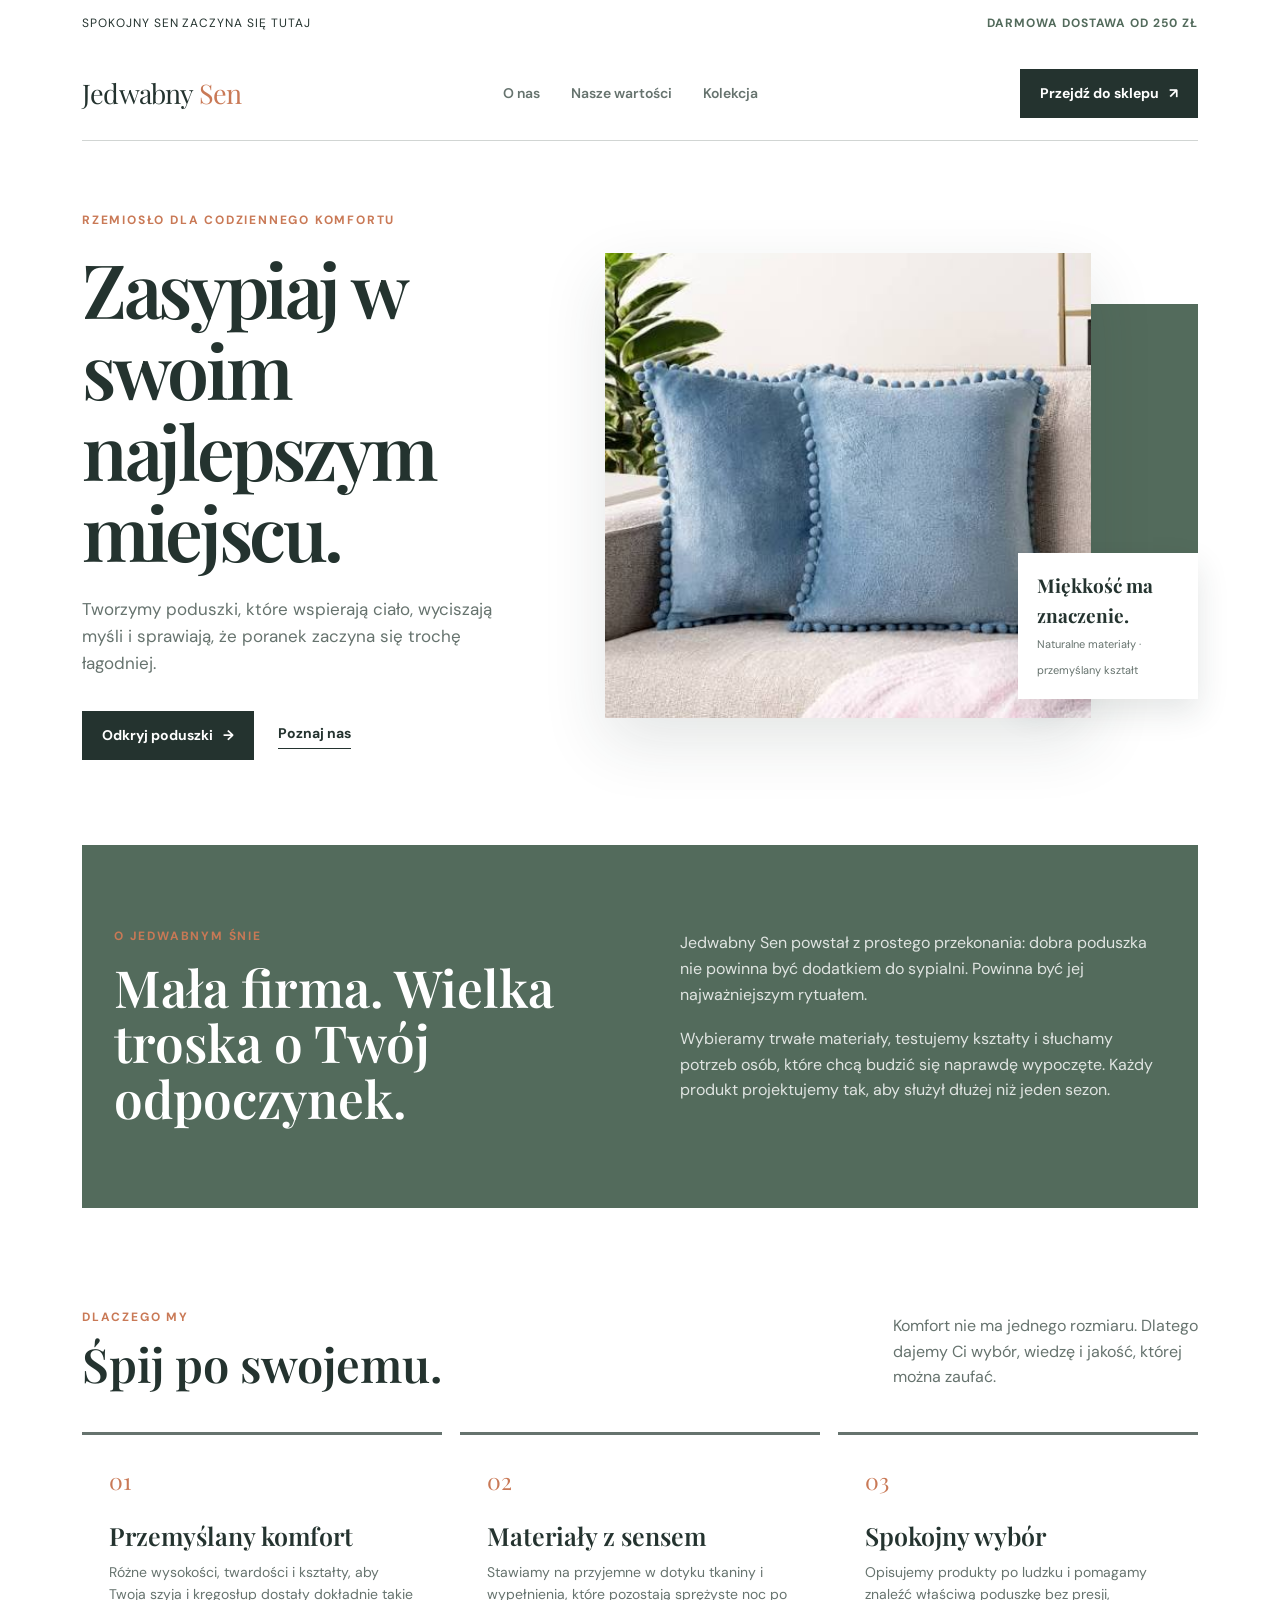
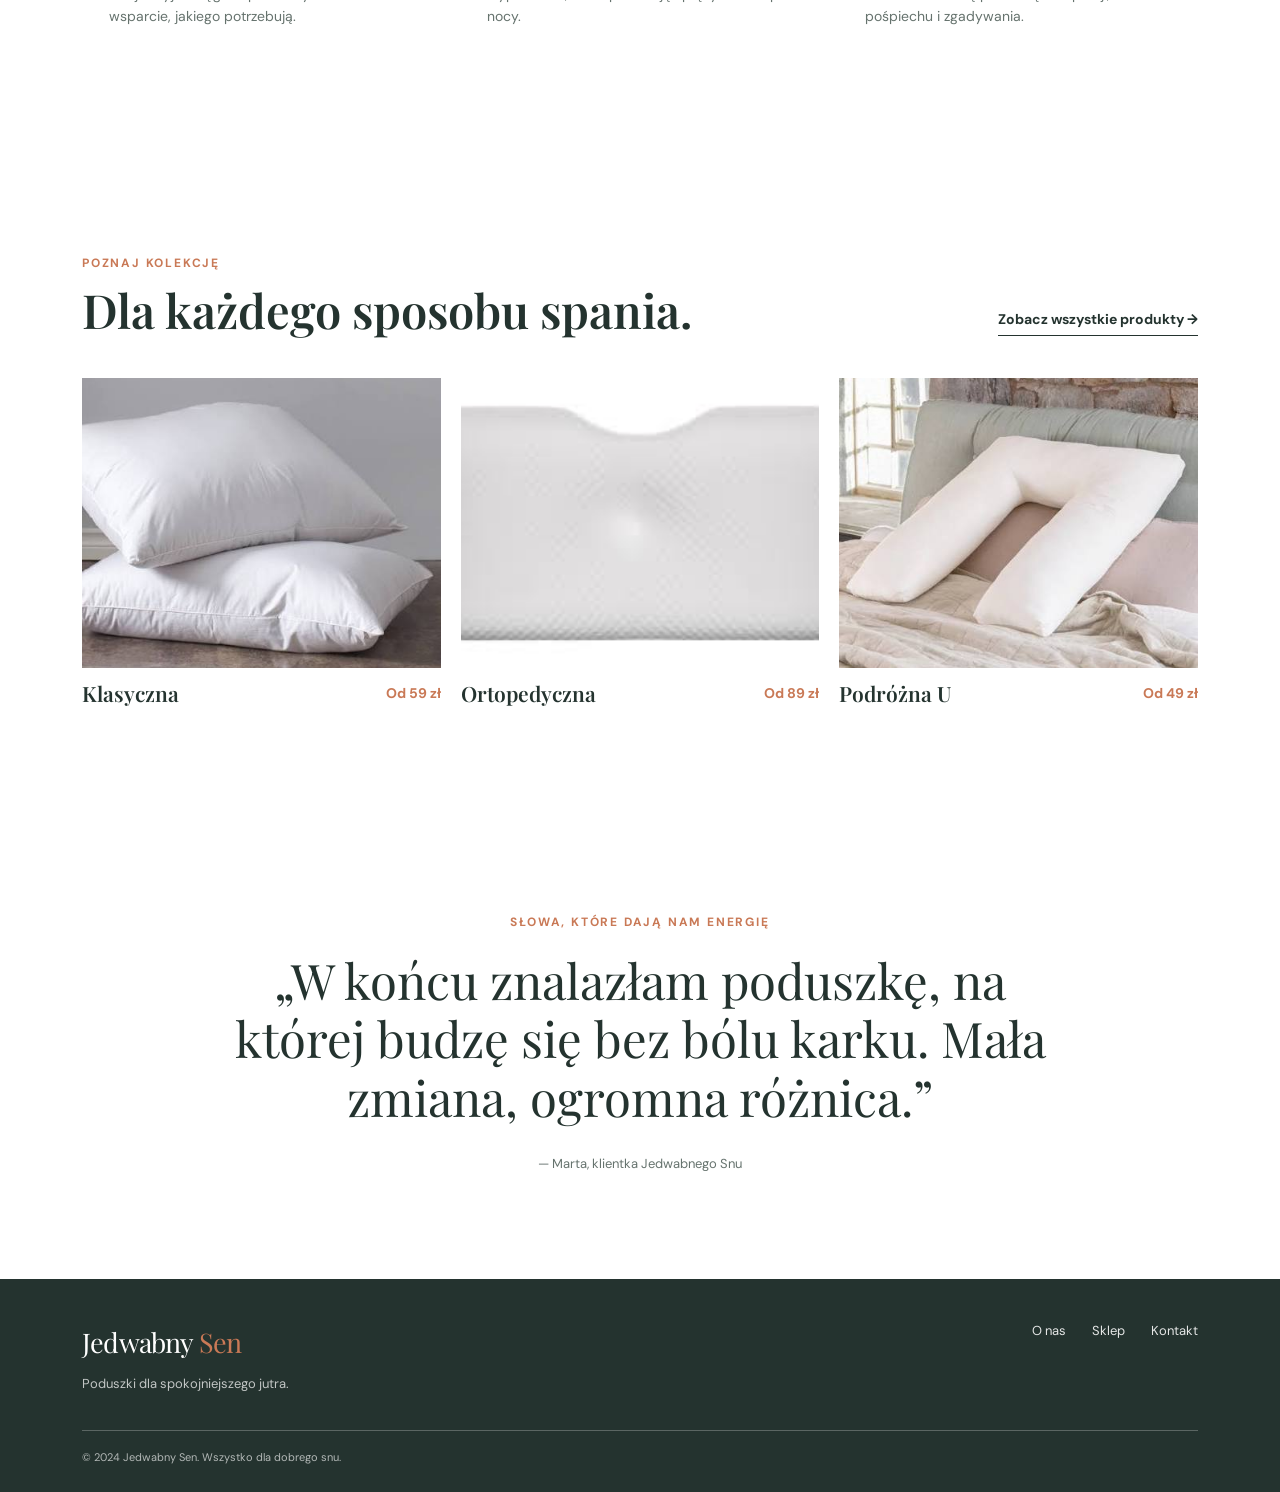
<file: index.html>
<!DOCTYPE html>
<html lang="pl">
<head>
	<meta charset="UTF-8">
	<meta name="viewport" content="width=device-width, initial-scale=1.0">
	<meta name="description" content="Jedwabny Sen - naturalne poduszki stworzone dla spokojnego snu i codziennego komfortu.">
	<title>Jedwabny Sen | Komfort, który zostaje na dłużej</title>
	<link rel="stylesheet" type="text/css" href="styl_strona.css">
</head>
<body>
	<div class="shell">
		<div class="topbar">
			<p>Spokojny sen zaczyna się tutaj</p>
			<p>Darmowa dostawa od 250 zł</p>
		</div>
		<header>
			<a class="logo" href="index.html">Jedwabny <span>Sen</span></a>
			<button class="menu-toggle" aria-label="Otwórz menu" aria-expanded="false">☰</button>
			<nav id="main-nav">
				<a href="#o-nas">O nas</a>
				<a href="#wartosci">Nasze wartości</a>
				<a href="#kolekcja">Kolekcja</a>
			</nav>
			<a class="nav-cta" href="sklep.html">Przejdź do sklepu <span aria-hidden="true">↗</span></a>
		</header>

		<main>
			<section class="hero" aria-labelledby="hero-title">
				<div>
					<div class="eyebrow">Rzemiosło dla codziennego komfortu</div>
					<h1 id="hero-title">Zasypiaj w swoim najlepszym miejscu.</h1>
					<p class="hero-copy">Tworzymy poduszki, które wspierają ciało, wyciszają myśli i sprawiają, że poranek zaczyna się trochę łagodniej.</p>
					<div class="hero-actions">
						<a class="button" href="sklep.html">Odkryj poduszki <span aria-hidden="true">→</span></a>
						<a class="text-link" href="#o-nas">Poznaj nas</a>
					</div>
				</div>
				<div class="hero-visual">
					<div class="hero-visual-backdrop" aria-hidden="true"></div>
					<img src="zdjęcia/BlueWithThisThings.jpg" alt="Miękka poduszka w spokojnej, niebieskiej aranżacji sypialni">
					<div class="hero-note"><strong>Miękkość ma znaczenie.</strong><small>Naturalne materiały · przemyślany kształt</small></div>
				</div>
			</section>

			<section class="intro" id="o-nas" aria-labelledby="about-title">
				<div class="shell intro-grid">
					<div>
						<div class="eyebrow">O Jedwabnym Śnie</div>
						<h2>Mała firma. Wielka troska o Twój odpoczynek.</h2>
					</div>
					<div>
						<p>Jedwabny Sen powstał z prostego przekonania: dobra poduszka nie powinna być dodatkiem do sypialni. Powinna być jej najważniejszym rytuałem.</p>
						<p>Wybieramy trwałe materiały, testujemy kształty i słuchamy potrzeb osób, które chcą budzić się naprawdę wypoczęte. Każdy produkt projektujemy tak, aby służył dłużej niż jeden sezon.</p>
					</div>
				</div>
			</section>

			<section class="values" id="wartosci" aria-labelledby="values-title">
				<div class="section-heading">
					<div><div class="eyebrow">Dlaczego my</div><h2 id="values-title">Śpij po swojemu.</h2></div>
					<p>Komfort nie ma jednego rozmiaru. Dlatego dajemy Ci wybór, wiedzę i jakość, której można zaufać.</p>
				</div>
				<div class="value-grid">
					<article class="value-card"><div class="value-number">01</div><h3>Przemyślany komfort</h3><p>Różne wysokości, twardości i kształty, aby Twoja szyja i kręgosłup dostały dokładnie takie wsparcie, jakiego potrzebują.</p></article>
					<article class="value-card"><div class="value-number">02</div><h3>Materiały z sensem</h3><p>Stawiamy na przyjemne w dotyku tkaniny i wypełnienia, które pozostają sprężyste noc po nocy.</p></article>
					<article class="value-card"><div class="value-number">03</div><h3>Spokojny wybór</h3><p>Opisujemy produkty po ludzku i pomagamy znaleźć właściwą poduszkę bez presji, pośpiechu i zgadywania.</p></article>
				</div>
			</section>

			<section class="collection" id="kolekcja" aria-labelledby="collection-title">
				<div class="section-heading">
					<div><div class="eyebrow">Poznaj kolekcję</div><h2 id="collection-title">Dla każdego sposobu spania.</h2></div>
					<a class="text-link" href="sklep.html">Zobacz wszystkie produkty →</a>
				</div>
				<div class="collection-grid">
					<a class="product" href="sklep.html"><img src="zdjęcia/NormalPillow.jpg" alt="Klasyczna poduszka Jedwabny Sen"><div class="product-info"><h3>Klasyczna</h3><span>Od 59 zł</span></div></a>
					<a class="product" href="sklep.html"><img src="zdjęcia/OrtopedicPillow.jpg" alt="Poduszka ortopedyczna Jedwabny Sen"><div class="product-info"><h3>Ortopedyczna</h3><span>Od 89 zł</span></div></a>
					<a class="product" href="sklep.html"><img src="zdjęcia/U-shape.jpg" alt="Poduszka podróżna w kształcie litery U"><div class="product-info"><h3>Podróżna U</h3><span>Od 49 zł</span></div></a>
				</div>
			</section>

			<section class="quote" aria-label="Opinia klienta">
				<div class="eyebrow">Słowa, które dają nam energię</div>
				<blockquote>„W końcu znalazłam poduszkę, na której budzę się bez bólu karku. Mała zmiana, ogromna różnica.”</blockquote>
				<cite>— Marta, klientka Jedwabnego Snu</cite>
			</section>
		</main>
	</div>

	<footer>
		<div class="shell">
			<div class="footer-row">
				<div><a class="logo" href="index.html">Jedwabny <span>Sen</span></a><p>Poduszki dla spokojniejszego jutra.</p></div>
				<div class="footer-links"><a href="#o-nas">O nas</a><a href="sklep.html">Sklep</a><a href="mailto:oliwier.podkanowicz@klucznet.zslt.pl">Kontakt</a></div>
			</div>
			<div class="copyright">© 2024 Jedwabny Sen. Wszystko dla dobrego snu.</div>
		</div>
	</footer>

	<script>
		const menuButton = document.querySelector('.menu-toggle');
		const navigation = document.querySelector('#main-nav');

		menuButton.addEventListener('click', () => {
			const isOpen = navigation.classList.toggle('is-open');
			menuButton.setAttribute('aria-expanded', isOpen);
		});

		navigation.querySelectorAll('a').forEach((link) => {
			link.addEventListener('click', () => {
				navigation.classList.remove('is-open');
				menuButton.setAttribute('aria-expanded', 'false');
			});
		});
	</script>
</body>
</html>
</file>
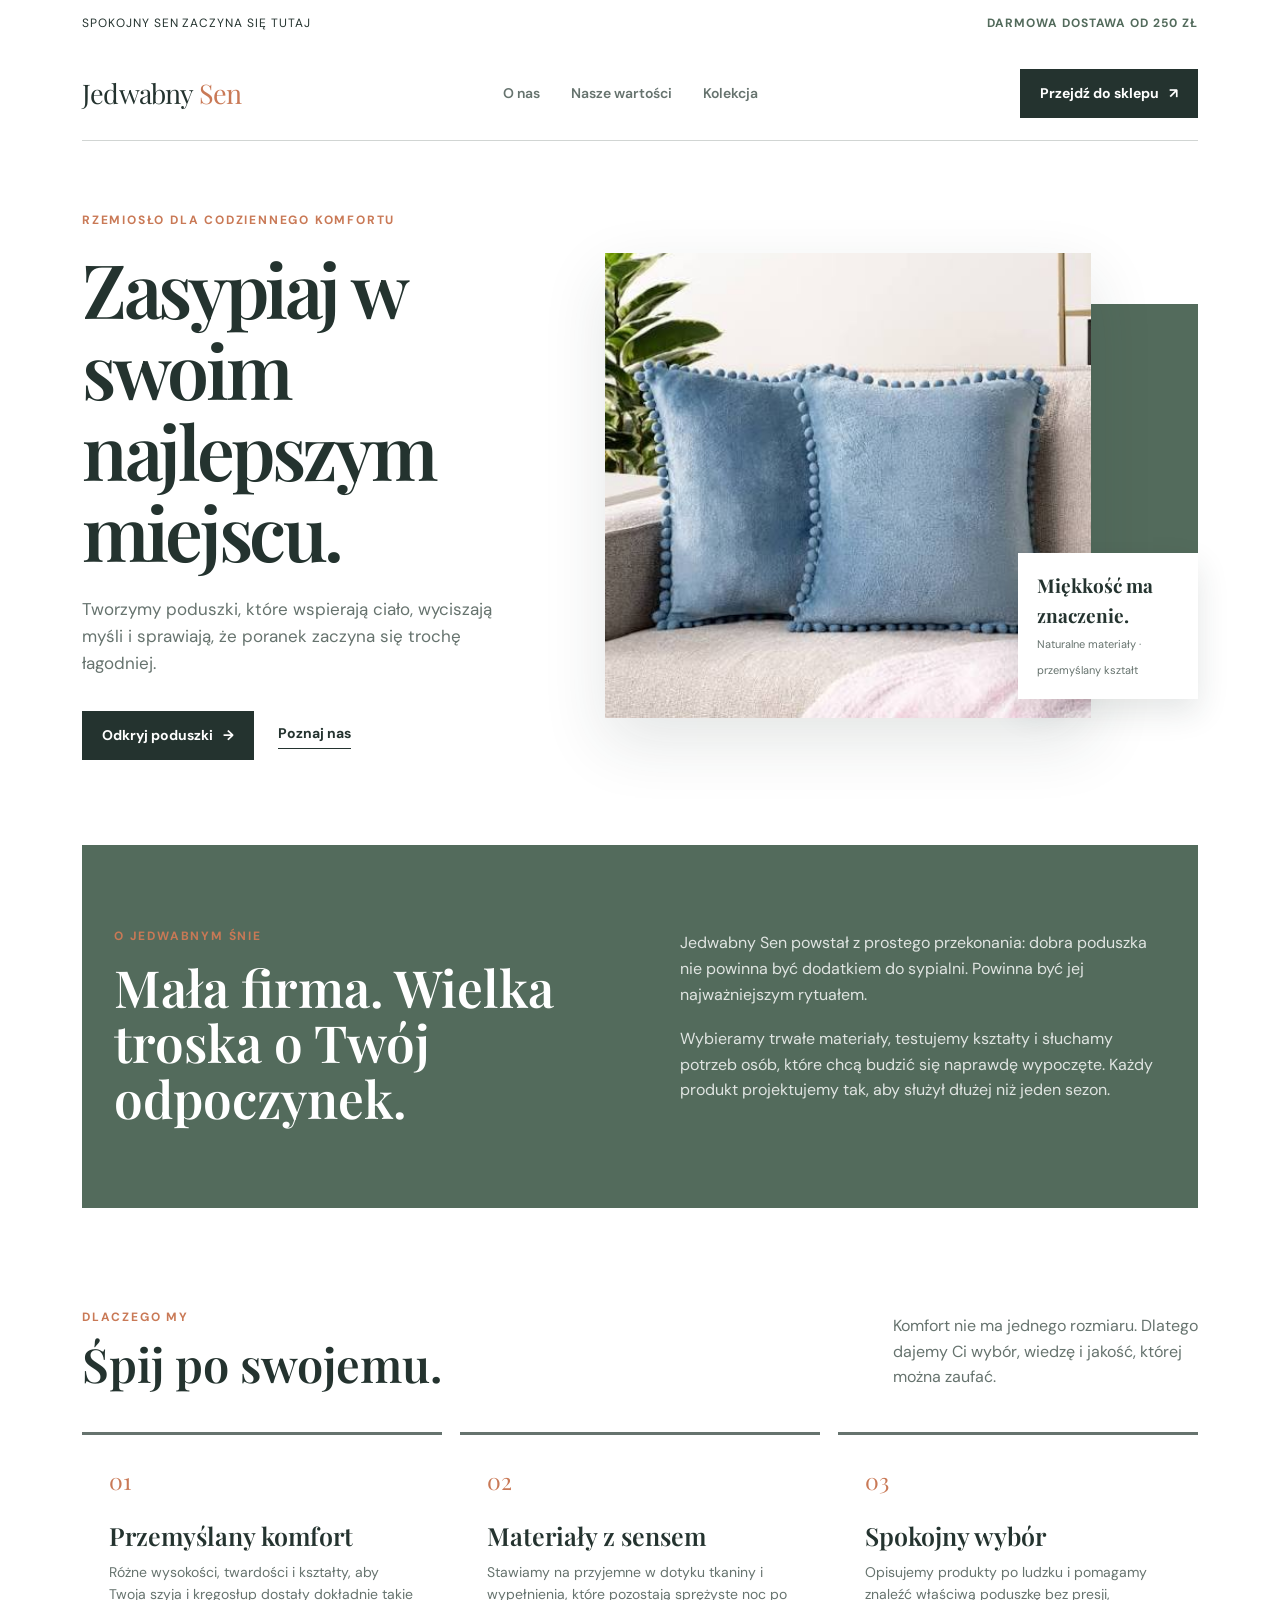
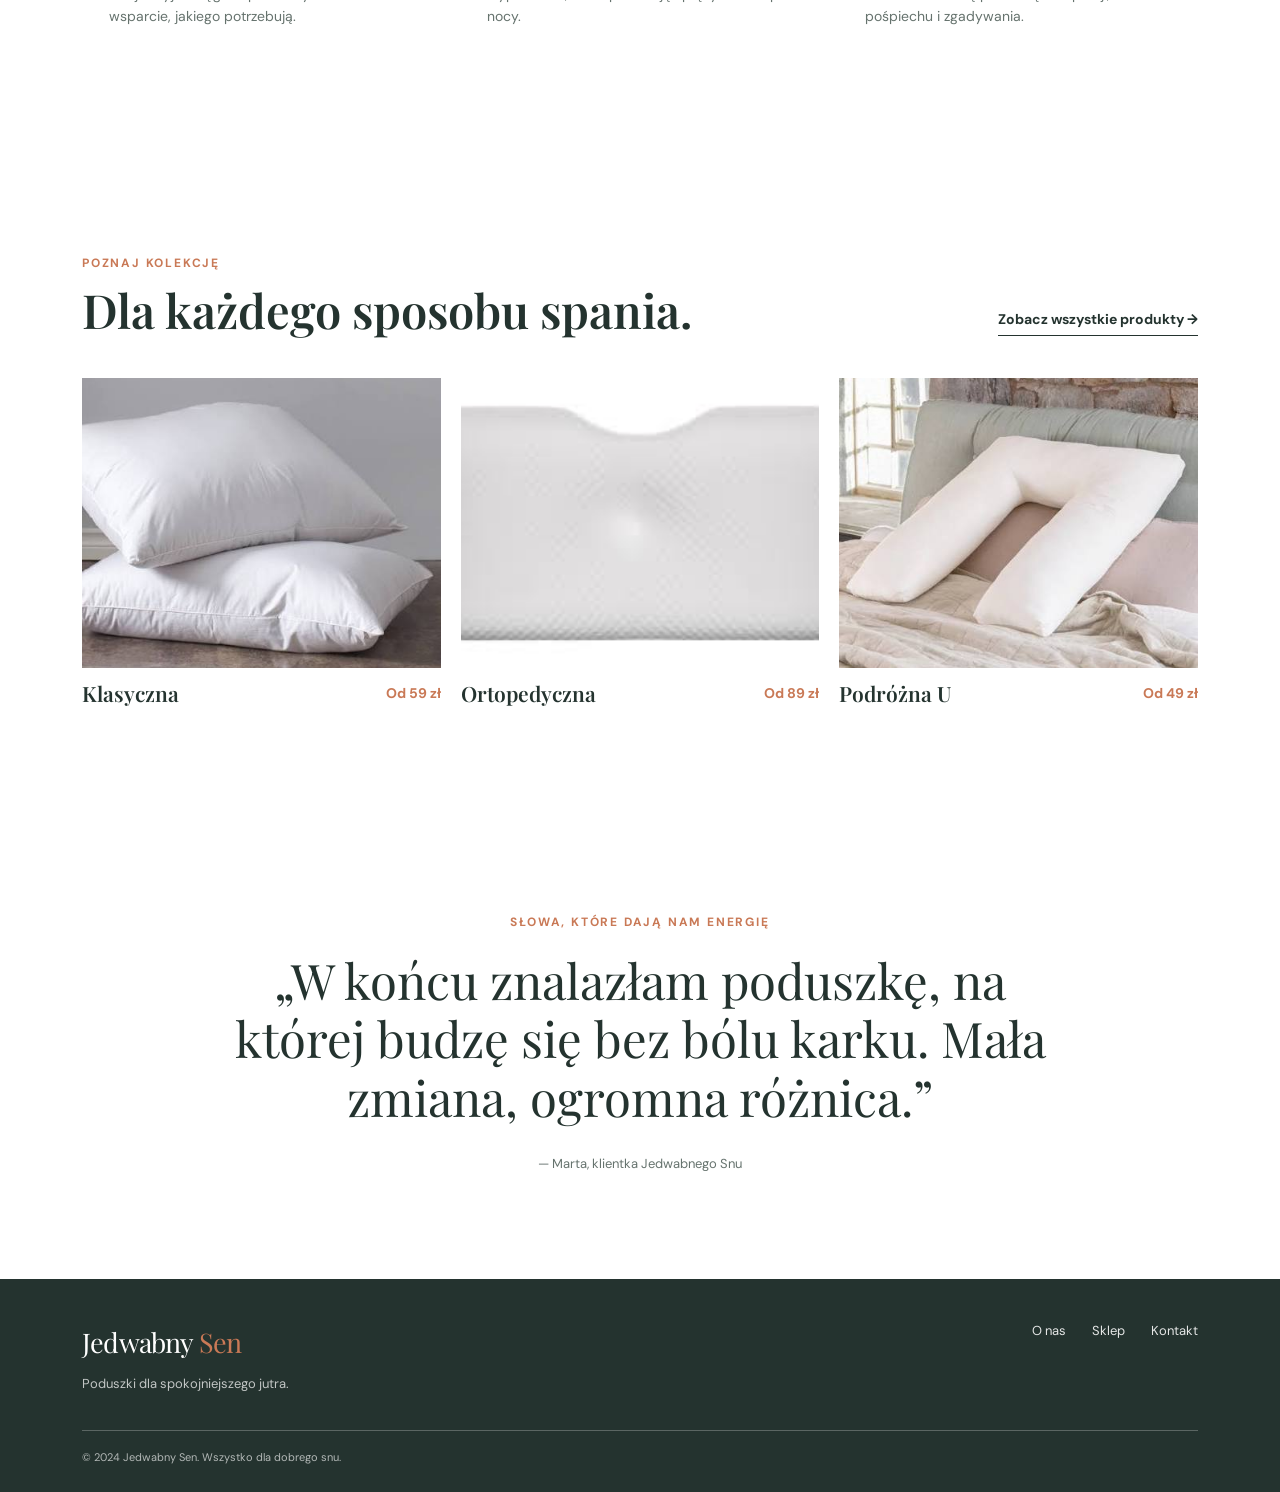
<file: jedwabny-sen.html>
<!DOCTYPE html>
<html lang="pl">
<head>
	<meta charset="UTF-8">
	<meta name="viewport" content="width=device-width, initial-scale=1.0">
	<meta name="description" content="Jedwabny Sen - naturalne poduszki stworzone dla spokojnego snu i codziennego komfortu.">
	<title>Jedwabny Sen | Komfort, który zostaje na dłużej</title>
	<link rel="stylesheet" type="text/css" href="styl_strona.css">
</head>
<body>
	<div class="shell">
		<div class="topbar">
			<p>Spokojny sen zaczyna się tutaj</p>
			<p>Darmowa dostawa od 250 zł</p>
		</div>
		<header>
			<a class="logo" href="strona_glowna.html">Jedwabny <span>Sen</span></a>
			<button class="menu-toggle" aria-label="Otwórz menu" aria-expanded="false">☰</button>
			<nav id="main-nav">
				<a href="#o-nas">O nas</a>
				<a href="#wartosci">Nasze wartości</a>
				<a href="#kolekcja">Kolekcja</a>
			</nav>
			<a class="nav-cta" href="sklep.html">Przejdź do sklepu <span aria-hidden="true">↗</span></a>
		</header>

		<main>
			<section class="hero" aria-labelledby="hero-title">
				<div>
					<div class="eyebrow">Rzemiosło dla codziennego komfortu</div>
					<h1 id="hero-title">Zasypiaj w swoim najlepszym miejscu.</h1>
					<p class="hero-copy">Tworzymy poduszki, które wspierają ciało, wyciszają myśli i sprawiają, że poranek zaczyna się trochę łagodniej.</p>
					<div class="hero-actions">
						<a class="button" href="sklep.html">Odkryj poduszki <span aria-hidden="true">→</span></a>
						<a class="text-link" href="#o-nas">Poznaj nas</a>
					</div>
				</div>
				<div class="hero-visual">
					<div class="hero-visual-backdrop" aria-hidden="true"></div>
					<img src="zdjęcia/BlueWithThisThings.jpg" alt="Miękka poduszka w spokojnej, niebieskiej aranżacji sypialni">
					<div class="hero-note"><strong>Miękkość ma znaczenie.</strong><small>Naturalne materiały · przemyślany kształt</small></div>
				</div>
			</section>

			<section class="intro" id="o-nas" aria-labelledby="about-title">
				<div class="shell intro-grid">
					<div>
						<div class="eyebrow">O Jedwabnym Śnie</div>
						<h2>Mała firma. Wielka troska o Twój odpoczynek.</h2>
					</div>
					<div>
						<p>Jedwabny Sen powstał z prostego przekonania: dobra poduszka nie powinna być dodatkiem do sypialni. Powinna być jej najważniejszym rytuałem.</p>
						<p>Wybieramy trwałe materiały, testujemy kształty i słuchamy potrzeb osób, które chcą budzić się naprawdę wypoczęte. Każdy produkt projektujemy tak, aby służył dłużej niż jeden sezon.</p>
					</div>
				</div>
			</section>

			<section class="values" id="wartosci" aria-labelledby="values-title">
				<div class="section-heading">
					<div><div class="eyebrow">Dlaczego my</div><h2 id="values-title">Śpij po swojemu.</h2></div>
					<p>Komfort nie ma jednego rozmiaru. Dlatego dajemy Ci wybór, wiedzę i jakość, której można zaufać.</p>
				</div>
				<div class="value-grid">
					<article class="value-card"><div class="value-number">01</div><h3>Przemyślany komfort</h3><p>Różne wysokości, twardości i kształty, aby Twoja szyja i kręgosłup dostały dokładnie takie wsparcie, jakiego potrzebują.</p></article>
					<article class="value-card"><div class="value-number">02</div><h3>Materiały z sensem</h3><p>Stawiamy na przyjemne w dotyku tkaniny i wypełnienia, które pozostają sprężyste noc po nocy.</p></article>
					<article class="value-card"><div class="value-number">03</div><h3>Spokojny wybór</h3><p>Opisujemy produkty po ludzku i pomagamy znaleźć właściwą poduszkę bez presji, pośpiechu i zgadywania.</p></article>
				</div>
			</section>

			<section class="collection" id="kolekcja" aria-labelledby="collection-title">
				<div class="section-heading">
					<div><div class="eyebrow">Poznaj kolekcję</div><h2 id="collection-title">Dla każdego sposobu spania.</h2></div>
					<a class="text-link" href="sklep.html">Zobacz wszystkie produkty →</a>
				</div>
				<div class="collection-grid">
					<a class="product" href="sklep.html"><img src="zdjęcia/NormalPillow.jpg" alt="Klasyczna poduszka Jedwabny Sen"><div class="product-info"><h3>Klasyczna</h3><span>Od 59 zł</span></div></a>
					<a class="product" href="sklep.html"><img src="zdjęcia/OrtopedicPillow.jpg" alt="Poduszka ortopedyczna Jedwabny Sen"><div class="product-info"><h3>Ortopedyczna</h3><span>Od 89 zł</span></div></a>
					<a class="product" href="sklep.html"><img src="zdjęcia/U-shape.jpg" alt="Poduszka podróżna w kształcie litery U"><div class="product-info"><h3>Podróżna U</h3><span>Od 49 zł</span></div></a>
				</div>
			</section>

			<section class="quote" aria-label="Opinia klienta">
				<div class="eyebrow">Słowa, które dają nam energię</div>
				<blockquote>„W końcu znalazłam poduszkę, na której budzę się bez bólu karku. Mała zmiana, ogromna różnica.”</blockquote>
				<cite>— Marta, klientka Jedwabnego Snu</cite>
			</section>
		</main>
	</div>

	<footer>
		<div class="shell">
			<div class="footer-row">
				<div><a class="logo" href="strona_glowna.html">Jedwabny <span>Sen</span></a><p>Poduszki dla spokojniejszego jutra.</p></div>
				<div class="footer-links"><a href="#o-nas">O nas</a><a href="sklep.html">Sklep</a><a href="mailto:oliwier.podkanowicz@klucznet.zslt.pl">Kontakt</a></div>
			</div>
			<div class="copyright">© 2024 Jedwabny Sen. Wszystko dla dobrego snu.</div>
		</div>
	</footer>

	<script>
		const menuButton = document.querySelector('.menu-toggle');
		const navigation = document.querySelector('#main-nav');

		menuButton.addEventListener('click', () => {
			const isOpen = navigation.classList.toggle('is-open');
			menuButton.setAttribute('aria-expanded', isOpen);
		});

		navigation.querySelectorAll('a').forEach((link) => {
			link.addEventListener('click', () => {
				navigation.classList.remove('is-open');
				menuButton.setAttribute('aria-expanded', 'false');
			});
		});
	</script>
</body>
</html>
</file>
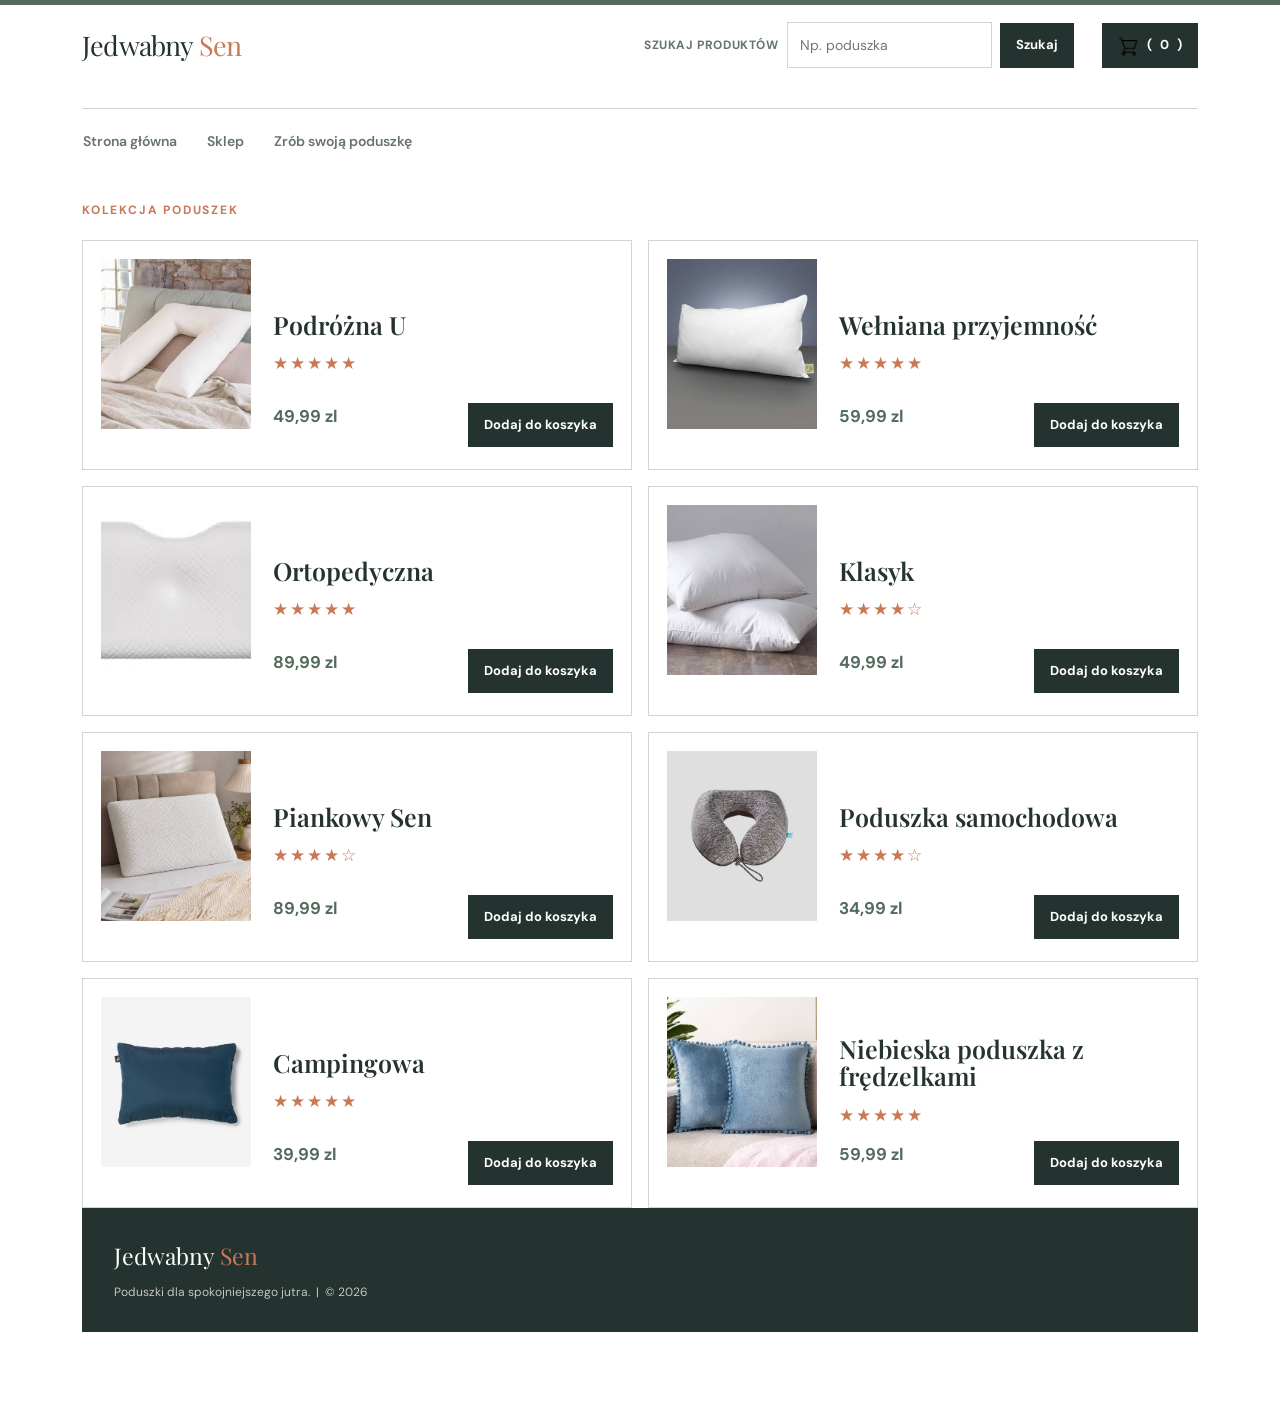
<file: sklep.html>
﻿<!DOCTYPE html>
<html lang="PL-pl">
<head>
    <meta charset="UTF-8">
    <meta name="viewport" content="width=device-width, initial-scale=1.0">
	<title>Jedwabny Sen | Sklep z poduszkami</title>
	<link rel="stylesheet" type="text/css" href="styl_sklep.css">
</head>
<body>
    <main>
        <header>
			<div class="header-content">
				<a class="brand-mark" href="index.html">Jedwabny <span>Sen</span></a>
				<form class="product-search" id="product-search" role="search">
					<label for="product-query">Szukaj produktów</label>
					<input id="product-query" name="query" type="search" placeholder="Np. poduszka" autocomplete="off">
					<button type="submit">Szukaj</button>
				</form>
				<div class="cart-wrapper">
					<button class="cart-button" id="cart-button" type="button" aria-expanded="false"><img class="cart-image" src="zdjęcia/koszyk1.png" alt="Koszyk">(<span id="cart-count">0</span>)</button>
					<div class="cart-panel" id="cart-panel">
						<h2>Twój koszyk</h2>
						<ul class="cart-list" id="cart-list"><li>Koszyk jest pusty.</li></ul>
						<strong class="cart-total" id="cart-total">Razem: 0,00 zl</strong>
						<div class="cart-actions">
							<button class="clear-cart" id="clear-cart" type="button">Wyczyść koszyk</button>
						</div>
						<button class="pay-button" id="pay-button" type="button">Zapłać</button>
						<div class="payment-options" id="payment-options">
							<strong>Wybierz sposób płatności:</strong>
							<label><input type="radio" name="payment" value="card"> Karta płatnicza</label>
							<label><input type="radio" name="payment" value="transfer"> Blik</label>
							<label><input type="radio" name="payment" value="cash"> Płatność przy odbiorze</label>
						</div>
					</div>
				</div>
			</div>
			<p id="search-result" aria-live="polite"></p>
		</header>
    	<nav>
			<table class="tabela">
				<tr>
					<td><a href="index.html">Strona główna</a></td>
					<td><a href="sklep.html">Sklep</a></td>
					<td><a href="kreator.html">Zrób swoją poduszkę</a></td>
				</tr>
			</table>
		</nav>
	    <div class="content">
			<div class="collection-label">KOLEKCJA PODUSZEK</div>
			<section data-product="Podróżna U">
				<img class="product-image" src="zdjęcia/U-shape.jpg" alt="Poduszka w kształcie U">
				<div class="product-info"><h2>Podróżna U</h2><div class="product-rating" aria-label="5 na 5 gwiazdek">★★★★★</div></div>
				<div class="product-purchase"><span class="product-price">49,99 zl</span><button class="add-to-cart" type="button">Dodaj do koszyka</button></div>
			</section>
			<section data-product="Wełniana przyjemność">
				<img class="product-image" src="zdjęcia/PureWPillow.jpg" alt="Poduszka na łóżko sama wełna">
				<div class="product-info"><h2>Wełniana przyjemność</h2><div class="product-rating" aria-label="4 na 5 gwiazdek">★★★★★</div></div>
				<div class="product-purchase"><span class="product-price">59,99 zl</span><button class="add-to-cart" type="button">Dodaj do koszyka</button></div>
			</section>
			<section data-product="Ortopedyczna">
				<img class="product-image" src="zdjęcia/OrtopedicPillow.jpg" alt="Poduszka ortopedyczna">
				<div class="product-info"><h2>Ortopedyczna</h2><div class="product-rating" aria-label="5 na 5 gwiazdek">★★★★★</div></div>
				<div class="product-purchase"><span class="product-price">89,99 zl</span><button class="add-to-cart" type="button">Dodaj do koszyka</button></div>
			</section>
			<section data-product="Klasyk">
				<img class="product-image" src="zdjęcia/NormalPillow.jpg" alt="Biała poduszka kanapowa">
				<div class="product-info"><h2>Klasyk</h2><div class="product-rating" aria-label="3 na 5 gwiazdek">★★★★☆</div></div>
				<div class="product-purchase"><span class="product-price">49,99 zl</span><button class="add-to-cart" type="button">Dodaj do koszyka</button></div>
			</section>
			<section data-product="Piankowy Sen">
				<img class="product-image" src="zdjęcia/FoamPillow.jpg" alt="Poduszka piankowa">
				<div class="product-info"><h2>Piankowy Sen</h2><div class="product-rating" aria-label="4 na 5 gwiazdek">★★★★☆</div></div>
				<div class="product-purchase"><span class="product-price">89,99 zl</span><button class="add-to-cart" type="button">Dodaj do koszyka</button></div>
			</section>
			<section data-product="Poduszka samochodowa">
				<img class="product-image" src="zdjęcia/CarPillow.jpg" alt="Poduszka samochodowa">
				<div class="product-info"><h2>Poduszka samochodowa</h2><div class="product-rating" aria-label="4 na 5 gwiazdek">★★★★☆</div></div>
				<div class="product-purchase"><span class="product-price">34,99 zl</span><button class="add-to-cart" type="button">Dodaj do koszyka</button></div>
			</section>
			<section data-product="Campingowa">
				<img class="product-image" src="zdjęcia/CampPillow.jpg" alt="Campingowa poduszka">
				<div class="product-info"><h2>Campingowa</h2><div class="product-rating" aria-label="5 na 5 gwiazdek">★★★★★</div></div>
				<div class="product-purchase"><span class="product-price">39,99 zl</span><button class="add-to-cart" type="button">Dodaj do koszyka</button></div>
			</section>
			<section data-product="Niebieska poduszka z frędzelkami">
				<img class="product-image" src="zdjęcia/BlueWithThisThings.jpg" alt="Niebieska poduszka z frędzelkami">
				<div class="product-info"><h2>Niebieska poduszka z frędzelkami</h2><div class="product-rating" aria-label="5 na 5 gwiazdek">★★★★★</div></div>
				<div class="product-purchase"><span class="product-price">59,99 zl</span><button class="add-to-cart" type="button">Dodaj do koszyka</button></div>
			</section>
		</div>
		<footer aria-label="Stopka strony"><a class="footer-brand" href="index.html">Jedwabny <span>Sen</span></a><p class="footer-tagline">Poduszki dla spokojniejszego jutra. &nbsp;|&nbsp; © 2026</p></footer>
    </main>
	<script>
		const searchForm = document.querySelector('#product-search');
		const searchInput = document.querySelector('#product-query');
		const searchResult = document.querySelector('#search-result');
		const products = document.querySelectorAll('[data-product]');
		const cartButton = document.querySelector('#cart-button');
		const cartPanel = document.querySelector('#cart-panel');
		const cartList = document.querySelector('#cart-list');
		const cartCount = document.querySelector('#cart-count');
		const cartTotal = document.querySelector('#cart-total');
		const clearCartButton = document.querySelector('#clear-cart');
		const payButton = document.querySelector('#pay-button');
		const paymentOptions = document.querySelector('#payment-options');
		const cart = [];

		const updateCart = () => {
			cartList.innerHTML = '';
			let total = 0;

			if (!cart.length) {
				cartList.innerHTML = '<li>Koszyk jest pusty.</li>';
			} else {
				cart.forEach((item, itemIndex) => {
					const listItem = document.createElement('li');
					listItem.className = 'cart-item';
					listItem.innerHTML = `<span>${item.name} x ${item.quantity}</span><strong>${(item.price * item.quantity).toFixed(2).replace('.', ',')} zl</strong><button class="remove-item" type="button" data-index="${itemIndex}">Usuń</button>`;
					cartList.appendChild(listItem);
					total += item.price * item.quantity;
				});
			}

			cartCount.textContent = cart.reduce((sum, item) => sum + item.quantity, 0);
			cartTotal.textContent = `Razem: ${total.toFixed(2).replace('.', ',')} zl`;
		};

		cartList.addEventListener('click', (event) => {
			const removeButton = event.target.closest('.remove-item');
			if (!removeButton) return;

			cart.splice(Number(removeButton.dataset.index), 1);
			updateCart();
		});

		clearCartButton.addEventListener('click', () => {
			cart.length = 0;
			paymentOptions.classList.remove('is-open');
			updateCart();
		});

		products.forEach((product) => {
			product.querySelector('.add-to-cart').addEventListener('click', () => {
				const name = product.querySelector('h2').textContent;
				const price = Number(product.querySelector('.product-price').textContent.replace(',', '.').replace(' zl', ''));
				const existingItem = cart.find((item) => item.name === name);

				if (existingItem) {
					existingItem.quantity += 1;
				} else {
					cart.push({ name, price, quantity: 1 });
				}
				updateCart();
				cartPanel.classList.add('is-open');
				cartButton.setAttribute('aria-expanded', 'true');
			});
		});

		cartButton.addEventListener('click', () => {
			const isOpen = cartPanel.classList.toggle('is-open');
			cartButton.setAttribute('aria-expanded', String(isOpen));
		});

		payButton.addEventListener('click', () => {
			paymentOptions.classList.toggle('is-open');
		});

		const searchProducts = () => {
			const query = searchInput.value.trim().toLowerCase();

			if (!query) {
				searchResult.textContent = 'Wpisz nazwę produktu, aby rozpocząć wyszukiwanie.';
				products.forEach((product) => product.classList.remove('product-match'));
				return;
			}

			let matches = 0;
			let firstMatch;
			products.forEach((product) => {
				const isMatch = product.textContent.toLowerCase().includes(query);
				product.classList.toggle('product-match', isMatch);
				if (isMatch && !firstMatch) firstMatch = product;
				if (isMatch) matches += 1;
			});

			if (firstMatch) {
				firstMatch.scrollIntoView({ behavior: 'smooth', block: 'center' });
			}

			searchResult.textContent = products.length
				? `Znaleziono produktów: ${matches}.`
				: `Wyszukiwanie dla „${searchInput.value}” jest gotowe.`;
		};

		searchForm.addEventListener('submit', (event) => {
			event.preventDefault();
			searchProducts();
		});
	</script>
</body>
</html>
</file>
<file: styl_strona.css>
@import url('https://fonts.googleapis.com/css2?family=DM+Sans:wght@400;500;600;700&family=Playfair+Display:wght@500;600;700&display=swap');

		:root {
			--ink: #24332f;
			--muted: #66736e;
			--paper: #fff;
			--deep-sage: #536b5c;
			--clay: #c97956;
			--line: rgba(102, 115, 110, .3);
			--shadow: 0 24px 60px rgba(36, 51, 47, .12);
		}

		* { box-sizing: border-box; }
		html { scroll-behavior: smooth; }
		body {
			background: var(--paper);
			color: var(--ink);
			font-family: 'DM Sans', sans-serif;
			line-height: 1.6;
			margin: 0;
		}

		a { color: inherit; text-decoration: none; }
		.shell { margin: 0 auto; max-width: 1180px; padding: 0 32px; }

		.topbar {
			align-items: center;
			display: flex;
			font-size: 12px;
			justify-content: space-between;
			letter-spacing: .08em;
			padding: 14px 0;
			text-transform: uppercase;
		}
		.topbar p { margin: 0; }
		.topbar p:last-child { color: var(--deep-sage); font-weight: 700; }

		header {
			align-items: center;
			border-bottom: 1px solid var(--line);
			display: flex;
			justify-content: space-between;
			padding: 22px 0;
		}
		.logo { font-family: 'Playfair Display', serif; font-size: 27px; letter-spacing: -.03em; }
		.logo span { color: var(--clay); }
		nav { display: flex; gap: 31px; }
		nav a { color: var(--muted); font-size: 14px; font-weight: 600; }
		nav a:hover { color: var(--clay); }
		.nav-cta, .button {
			align-items: center;
			background: var(--ink);
			border: 0;
			color: white;
			display: inline-flex;
			font: inherit;
			font-size: 14px;
			font-weight: 700;
			gap: 10px;
			justify-content: center;
			padding: 13px 20px;
			transition: background .2s ease, transform .2s ease;
		}
		.nav-cta:hover, .button:hover { background: var(--clay); transform: translateY(-2px); }
		.menu-toggle { background: none; border: 0; display: none; font-size: 25px; }

		.hero {
			align-items: center;
			display: grid;
			gap: 75px;
			grid-template-columns: .86fr 1.14fr;
			min-height: 580px;
			padding: 70px 0 85px;
		}
		.eyebrow { color: var(--clay); font-size: 12px; font-weight: 700; letter-spacing: .15em; text-transform: uppercase; }
		h1, h2, h3 { font-family: 'Playfair Display', serif; font-weight: 600; line-height: 1.08; }
		h1 { font-size: clamp(46px, 6vw, 75px); letter-spacing: -.045em; margin: 18px 0 24px; max-width: 520px; }
		.hero-copy { color: var(--muted); font-size: 17px; max-width: 455px; }
		.hero-actions { align-items: center; display: flex; gap: 24px; margin-top: 34px; }
		.text-link { border-bottom: 1px solid var(--ink); font-size: 14px; font-weight: 700; padding-bottom: 4px; }
		.hero-visual { height: 465px; position: relative; }
		.hero-visual-backdrop { background: var(--deep-sage); height: 78%; position: absolute; right: 0; top: 11%; width: 83%; }
		.hero-visual img { box-shadow: var(--shadow); height: 100%; object-fit: cover; position: relative; width: 82%; z-index: 1; }
		.hero-note { background: var(--paper); bottom: 19px; box-shadow: 0 13px 30px rgba(36, 51, 47, .12); padding: 17px 19px; position: absolute; right: 0; width: 180px; z-index: 2; }
		.hero-note strong { display: block; font-family: 'Playfair Display', serif; font-size: 19px; }
		.hero-note small { color: var(--muted); font-size: 11px; }

		.intro { background: var(--deep-sage); color: white; padding: 82px 0; }
		.intro-grid { align-items: center; display: grid; gap: 80px; grid-template-columns: 1fr 1fr; }
		.intro h2 { font-size: clamp(35px, 4vw, 54px); margin: 14px 0 0; max-width: 480px; }
		.intro p { color: rgba(255, 255, 255, .82); font-size: 16px; margin: 0 0 19px; }
		.intro .eyebrow { color: var(--clay); }

		.values { padding: 100px 0; }
		.section-heading { align-items: end; display: flex; justify-content: space-between; margin-bottom: 42px; }
		.section-heading h2 { font-size: 47px; margin: 12px 0 0; }
		.section-heading p { color: var(--muted); margin: 0; max-width: 305px; }
		.value-grid { display: grid; gap: 18px; grid-template-columns: repeat(3, 1fr); }
		.value-card { background: var(--paper); border-top: 3px solid var(--muted); padding: 28px 27px 31px; }
		.value-number { color: var(--clay); font-family: 'Playfair Display', serif; font-size: 23px; }
		.value-card h3 { font-size: 25px; margin: 22px 0 12px; }
		.value-card p { color: var(--muted); font-size: 14px; margin: 0; }

		.collection { background: var(--paper); padding: 95px 0 105px; }
		.collection-grid { display: grid; gap: 20px; grid-template-columns: repeat(3, 1fr); }
		.product { position: relative; }
		.product img { display: block; height: 290px; object-fit: cover; width: 100%; }
		.product-info { align-items: center; display: flex; justify-content: space-between; padding-top: 14px; }
		.product-info h3 { font-size: 21px; margin: 0; }
		.product-info span { color: var(--clay); font-size: 14px; font-weight: 700; }

		.quote { padding: 104px 0; text-align: center; }
		blockquote { font-family: 'Playfair Display', serif; font-size: clamp(29px, 4vw, 49px); line-height: 1.2; margin: 18px auto 23px; max-width: 820px; }
		.quote cite { color: var(--muted); font-size: 13px; font-style: normal; }

		footer { background: var(--ink); color: white; padding: 42px 0 25px; }
		.footer-row { align-items: start; display: flex; justify-content: space-between; }
		footer .logo { color: white; }
		footer p { color: rgba(255, 255, 255, .72); font-size: 13px; margin: 9px 0 0; }
		.footer-links { display: flex; gap: 26px; }
		.footer-links a { color: rgba(255, 255, 255, .88); font-size: 13px; }
		.copyright { border-top: 1px solid rgba(255, 255, 255, .25); color: rgba(255, 255, 255, .65); font-size: 11px; margin-top: 36px; padding-top: 18px; }

		@media (max-width: 720px) {
			.shell { padding: 0 20px; }
			.topbar { font-size: 10px; }
			header { position: relative; }
			nav, .nav-cta { display: none; }
			.menu-toggle { display: block; }
			nav.is-open { background: var(--paper); display: flex; flex-direction: column; gap: 18px; left: 0; padding: 22px; position: absolute; right: 0; top: 79px; z-index: 5; }
			.hero { gap: 48px; grid-template-columns: 1fr; padding: 55px 0 70px; }
			h1 { font-size: 52px; }
			.hero-visual { height: 380px; }
			.intro-grid, .value-grid, .collection-grid { grid-template-columns: 1fr; }
			.intro-grid { gap: 35px; }
			.values, .collection { padding: 70px 0; }
			.section-heading { align-items: start; flex-direction: column; gap: 18px; }
			.section-heading h2 { font-size: 40px; }
			.product img { height: 245px; }
			.footer-row { flex-direction: column; gap: 25px; }
		}
</file>
<file: styl_sklep.css>
@import url('https://fonts.googleapis.com/css2?family=DM+Sans:wght@400;500;600;700&family=Playfair+Display:wght@500;600;700&display=swap');

		body{
			background-color: #fff;
		}
        main{
			width: 80%;
			margin: 0 auto;
			align-items: center;
			padding-bottom: 50px;
			position: relative;
		}
		header{
			align-items: center;
			background-color: #536b5c;
			display: flex;
			height: 150px;
			justify-content: center;
			padding: 30px;
			box-sizing: border-box;
			position: relative;
		}
		.header-content{
			align-items: center;
			display: flex;
			gap: 24px;
			justify-content: space-between;
			width: 100%;
		}
		.product-search{
			align-items: center;
			display: flex;
			gap: 8px;
			max-width: 520px;
			width: 100%;
		}
		.product-search label{
			font-weight: bold;
		}
		.product-search input{
			border: 1px solid #66736e;
			border-radius: 4px;
			flex: 1;
			font-size: 16px;
			padding: 10px;
		}
		.product-search button{
			background-color: #24332f;
			border: 0;
			border-radius: 4px;
			color: white;
			cursor: pointer;
			font-size: 16px;
			padding: 10px 16px;
			transition: background-color 1s ease;
		}
		.product-search button:hover{
			background-color: #c97956;
		}
		#search-result{
			margin: 8px 0 0;
			text-align: center;
		}
		.cart-wrapper{
			position: relative;
		}
		.cart-button{
			background-color: #24332f;
			border: 0;
			border-radius: 8px;
			color: white;
			cursor: pointer;
			font-size: 16px;
			padding: 12px 18px;
			white-space: nowrap;
			transition: background-color 1s ease;
		}
		.cart-button:hover{
			background-color: #c97956;
		}
		.cart-panel{
			background-color: white;
			border: 1px solid #66736e;
			border-radius: 8px;
			display: none;
			min-width: 280px;
			padding: 16px;
			position: absolute;
			right: 0;
			top: calc(100% + 8px);
			z-index: 10;
		}
		.cart-panel.is-open{
			display: block;
		}
		.cart-panel h2{
			font-size: 20px;
			margin: 0 0 12px;
		}
		.cart-list{
			list-style: none;
			margin: 0;
			padding: 0;
		}
		.cart-item{
			border-bottom: 1px solid rgba(102, 115, 110, .3);
			display: flex;
			gap: 8px;
			justify-content: space-between;
			padding: 8px 0;
		}
		.remove-item,.clear-cart{
			background-color: #c97956;
			border: 0;
			border-radius: 4px;
			color: white;
			cursor: pointer;
			padding: 6px 10px;
		}
		.remove-item:hover,.clear-cart:hover{
			background-color: #24332f;
		}
		.cart-actions{
			display: flex;
			gap: 8px;
			justify-content: flex-end;
			margin-top: 12px;
		}
		.cart-total{
			display: block;
			font-weight: bold;
			margin-top: 12px;
			text-align: right;
		}
		.pay-button{
			background-color: #c97956;
			border: 0;
			border-radius: 8px;
			color: white;
			cursor: pointer;
			font-size: 16px;
			margin-top: 14px;
			padding: 12px 18px;
			width: 100%;
		}
		.pay-button:hover{
			background-color: #24332f;
		}
		.payment-options{
			border-top: 1px solid rgba(102, 115, 110, .3);
			display: none;
			margin-top: 14px;
			padding-top: 12px;
		}
		.payment-options.is-open{
			display: block;
		}
		.payment-options label{
			display: block;
			padding: 6px 0;
		}
		nav{
			background-color: #536b5c;
			height: 75px;
			margin-bottom: 30px;
			text-align: center;
		}
		.tabela{
			width: 100%;
			display: flex;
			justify-content: center;
			align-items: center;
		}
		td{
			width: 30%;
		}
		nav a{
			background-color: #536b5c;
			border-radius: 6px;
			color: white;
			display: inline-block;
			padding: 10px 18px;
			text-decoration: none;
			transition: background-color 1s ease;
		}
		nav a:hover{
			background-color: #c97956;
			color: white;
		}
		.content{
			display: flex;
			flex-direction: column;
			gap: 15px;
		}
		section{
			background-color: #fff;
			box-sizing: border-box;
			display: grid;
			grid-template-columns: 180px 1fr auto;
			align-items: center;
			gap: 48px;
			min-height: 200px;
			padding: 16px 24px 16px 24px;
			width: 100%;
			border-radius: 30px;
		}
		section.product-match{
			transform: scale(1.02);
			transition: transform 0.2s ease;
		}
		.product-image{
			width: 160px;
			height: 160px;
			border-radius: 18px;
			object-fit: cover;
		}
		.product-info h2{
			margin: 0 0 12px;
		}
		.product-rating{
			color: #c97956;
			font-size: 24px;
			letter-spacing: 2px;
		}
		.product-purchase{
			align-items: flex-end;
			display: flex;
			flex-direction: column;
			gap: 14px;
		}
		.product-price{
			font-size: 22px;
			font-weight: bold;
		}
		.add-to-cart{
			background-color: #24332f;
			border: 0;
			border-radius: 8px;
			color: white;	
			font-size: 16px;
			padding: 12px 18px;
		}
		.add-to-cart:hover{
			background-color: #c97956;
		}
		@media (max-width: 700px){
			main{
				width: 95%;
			}
			header{
				height: auto;
				padding: 16px;
			}
			.header-content{
				align-items: stretch;
				flex-direction: column;
			}
			.cart-button{
				width: 100%;
			}
			.cart-image{
				height: 6px;
				weight: 6px;
			}
			.cart-panel{
				left: 0;
				right: 0;
			}
			section{
				grid-template-columns: 100px 1fr;
				padding: 12px;
			}
			.product-image{
				height: 100px;
				width: 100px;
			}
			.product-purchase{
				align-items: flex-start;
				grid-column: 2;
			}
		}
		footer{
			background-color: #24332f;
			height: 50px;
			bottom: 0;
			position: absolute;
			width: 100%;
		}

		:root {
			--ink: #24332f;
			--muted: #66736e;
			--paper: #fff;
			--deep-sage: #536b5c;
			--clay: #c97956;
			--line: rgba(102, 115, 110, .3);
		}

		* { box-sizing: border-box; }
		body {
			background: var(--paper);
			color: var(--ink);
			font-family: 'DM Sans', sans-serif;
			line-height: 1.6;
			margin: 0;
		}
		body::before {
			background: var(--deep-sage);
			content: '';
			display: block;
			height: 5px;
			left: 0;
			position: fixed;
			top: 0;
			width: 100%;
			z-index: 20;
		}
		main {
			margin: 0 auto;
			max-width: 1180px;
			min-height: 0;
			padding: 0 32px 80px;
			width: 100%;
		}
		header {
			align-items: center;
			background: transparent;
			border-bottom: 1px solid var(--line);
			display: block;
			height: auto;
			padding: 22px 0 26px;
		}
		.header-content {
			align-items: center;
			display: flex;
			gap: 28px;
			justify-content: space-between;
			width: 100%;
		}
		.brand-mark { color: var(--ink); font-family: 'Playfair Display', serif; font-size: 27px; letter-spacing: -.03em; line-height: 1; margin-right: auto; text-decoration: none; }
		.brand-mark span { color: var(--clay); }
		.product-search {
			align-items: center;
			display: flex;
			gap: 8px;
			max-width: 430px;
			order: 2;
			width: 100%;
		}
		.product-search label {
			color: var(--muted);
			font-size: 12px;
			font-weight: 700;
			letter-spacing: .05em;
			text-transform: uppercase;
		}
		.product-search input {
			background: var(--paper);
			border: 1px solid var(--line);
			border-radius: 0;
			color: var(--ink);
			flex: 1;
			font: inherit;
			font-size: 14px;
			min-width: 0;
			padding: 11px 12px;
		}
		.product-search input:focus { border-color: var(--deep-sage); outline: 2px solid rgba(83, 107, 92, .18); }
		.product-search button, .add-to-cart, .cart-button {
			background: var(--ink);
			border: 0;
			border-radius: 0;
			color: white;
			cursor: pointer;
			font: inherit;
			font-size: 13px;
			font-weight: 700;
			padding: 12px 16px;
			transition: background .2s ease, transform .2s ease;
		}
		.product-search button:hover, .add-to-cart:hover, .cart-button:hover { background: var(--clay); transform: translateY(-2px); }
		.cart-wrapper { order: 3; position: relative; }
		.cart-button { align-items: center; display: inline-flex; gap: 8px; white-space: nowrap; }
		.cart-image { height: 21px; width: 21px; }
		#search-result { color: var(--clay); font-size: 13px; margin: 14px 0 0; text-align: right; }
		.cart-panel {
			background: var(--paper);
			border: 1px solid var(--line);
			border-radius: 0;
			color: var(--ink);
			min-width: 330px;
			padding: 22px;
			top: calc(100% + 12px);
		}
		.cart-panel h2 { font-family: 'Playfair Display', serif; font-size: 25px; margin: 0 0 15px; }
		.cart-item { border-bottom: 1px solid var(--line); font-size: 13px; padding: 10px 0; }
		.remove-item, .clear-cart { background: transparent; border: 0; color: var(--clay); cursor: pointer; font-size: 12px; font-weight: 700; padding: 4px; }
		.remove-item:hover, .clear-cart:hover { color: var(--ink); }
		.cart-total { color: var(--deep-sage); margin-top: 16px; }
		.pay-button { background: var(--clay); border: 0; border-radius: 0; color: white; cursor: pointer; font: inherit; font-weight: 700; margin-top: 14px; padding: 12px 18px; width: 100%; }
		.pay-button:hover { background: var(--ink); }
		.payment-options { border-color: var(--line); font-size: 13px; }
		nav { background: transparent; height: auto; margin: 0; padding: 18px 0 42px; text-align: left; }
		.tabela { border-collapse: collapse; display: block; width: 100%; }
		.tabela tr { display: flex; gap: 28px; }
		td { width: auto; }
		nav a { background: transparent; border-bottom: 1px solid transparent; border-radius: 0; color: var(--muted); font-size: 14px; font-weight: 600; padding: 0 0 4px; }
		nav a:hover { background: transparent; border-color: var(--clay); color: var(--clay); }
		.content { display: grid; gap: 16px; grid-template-columns: 1fr 1fr; }
		.collection-label { color: var(--clay); font-size: 12px; font-weight: 700; grid-column: 1 / -1; letter-spacing: .15em; margin-bottom: 4px; }
		section {
			background: var(--paper);
			border: 1px solid var(--line);
			border-radius: 0;
				display: grid;
			grid-template-columns: 150px 1fr;
			gap: 22px;
			min-height: 210px;
			padding: 18px;
			transition: border-color .2s ease, transform .2s ease;
		}
		section:hover, section.product-match { border-color: var(--muted); transform: translateY(-3px); }
		.product-image { border-radius: 0; height: 170px; object-fit: cover; width: 150px; }
		.product-info { align-self: center; }
		.product-info h2 { font-family: 'Playfair Display', serif; font-size: 25px; font-weight: 600; line-height: 1.1; margin: 0 0 12px; }
		.product-rating { color: var(--clay); font-size: 17px; letter-spacing: 2px; }
		.product-purchase { align-items: flex-start; flex-direction: row; grid-column: 2; justify-content: space-between; margin-top: -52px; }
		.product-price { color: var(--deep-sage); font-size: 17px; font-weight: 700; }
		footer { background: var(--ink); color: white; height: auto; margin: 0; padding: 30px 32px; position: static; width: 100%; }
		.footer-brand { color: white; display: block; font-family: 'Playfair Display', serif; font-size: 23px; text-decoration: none; }
		.footer-brand span { color: var(--clay); }
		.footer-tagline { color: rgba(255, 255, 255, .72); font-size: 12px; margin: 8px 0 0; }
		@media (max-width: 820px) {
			main { padding-left: 20px; padding-right: 20px; }
			.header-content { align-items: stretch; flex-wrap: wrap; }
			.brand-mark { width: 100%; }
			.product-search { max-width: none; order: 2; }
			.cart-wrapper { order: 3; }
			.content { grid-template-columns: 1fr; }
		}
		@media (max-width: 560px) {
			.product-search { align-items: stretch; flex-direction: column; }
			.product-search label { align-self: flex-start; }
			.product-search button, .cart-button { width: 100%; }
			.cart-wrapper { width: 100%; }
			.cart-panel { left: 0; min-width: 0; right: 0; width: 100%; }
			.tabela tr { flex-wrap: wrap; gap: 14px 24px; }
			section { grid-template-columns: 100px 1fr; padding: 13px; }
			.product-image { height: 125px; width: 100px; }
			.product-info h2 { font-size: 21px; }
			.product-purchase { align-items: flex-start; flex-direction: column; gap: 10px; grid-column: 2; margin-top: -42px; }
			footer { padding-left: 20px; padding-right: 20px; }
		}
</file>
